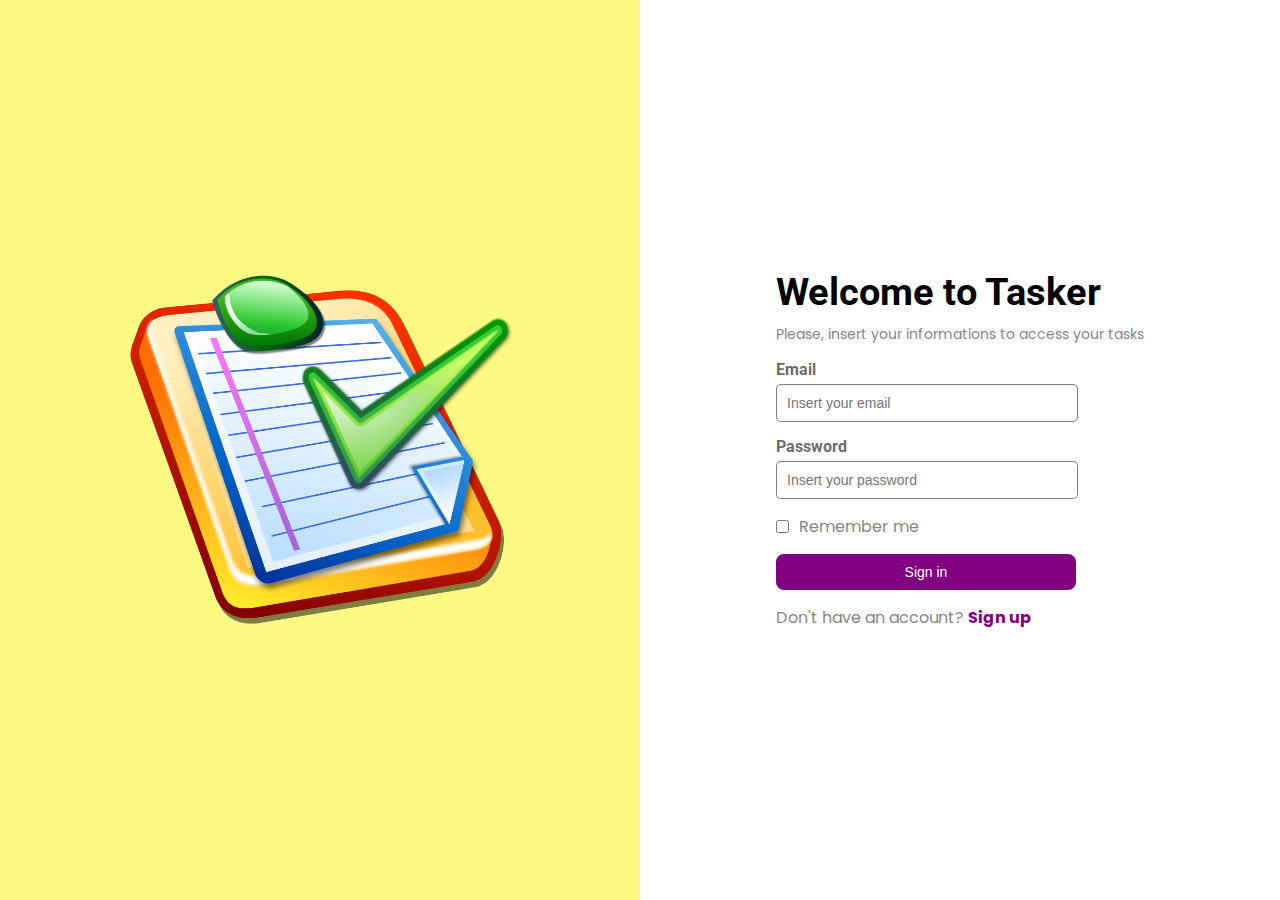
<file: index.html>
<!DOCTYPE html>
<html lang="en">

<head>
    <meta charset="UTF-8">
    <meta name="viewport" content="width=device-width, initial-scale=1.0">
    <link rel="stylesheet" href="style.css">
    <title>Tasker</title>
</head>

<body>

    <div class="total">

        <div class="full" id="full">

            <div class="image">
                <img src="Images/Todo Logo.png" alt="Taskify">
            </div>

            <div class="content">

                <div class="text">

                    <div class="top">
                        <h1>Welcome to Tasker</h1>
                        <p>Please, insert your informations to access your tasks</p>
                    </div>

                    <div class="email">
                        <label for="">Email</label>
                        <input type="email" placeholder="Insert your email" id="originalEmail">
                    </div>

                    <div class="password">
                        <label for="">Password</label>
                        <input type="password" placeholder="Insert your password" id="originalPassword">
                    </div>

                    <div class="remember">
                        <input type="checkbox">
                        <p>Remember me</p>
                    </div>

                    <button id="signinBtn">Sign in</button>

                    <div class="signup">
                        <P>Don't have an account? <span id="signupopen">Sign up</span></P>
                    </div>
                </div>
            </div>
        </div>

        <div class="register" id="register">

            <h2>Register Here</h2>

            <div class="nametag">
                <label for="">Name</label>
                <input type="text" id="name1" placeholder="Enter your name">
            </div>

            <div class="emailtag">
                <label for="">Email</label>
                <input type="email" id="email1" placeholder="Enter the email">
            </div>

            <div class="passwordtag">
                <label for="">Password</label>
                <input type="password" id="pass1" placeholder="Enter your password">
            </div>

            <button id="signupBtn">Sign Up</button>

            <p>Already have an account? <span id="login">Login here</span></p>

        </div>

    </div>

    <script src="script.js"></script>

</body>

</html>
</file>
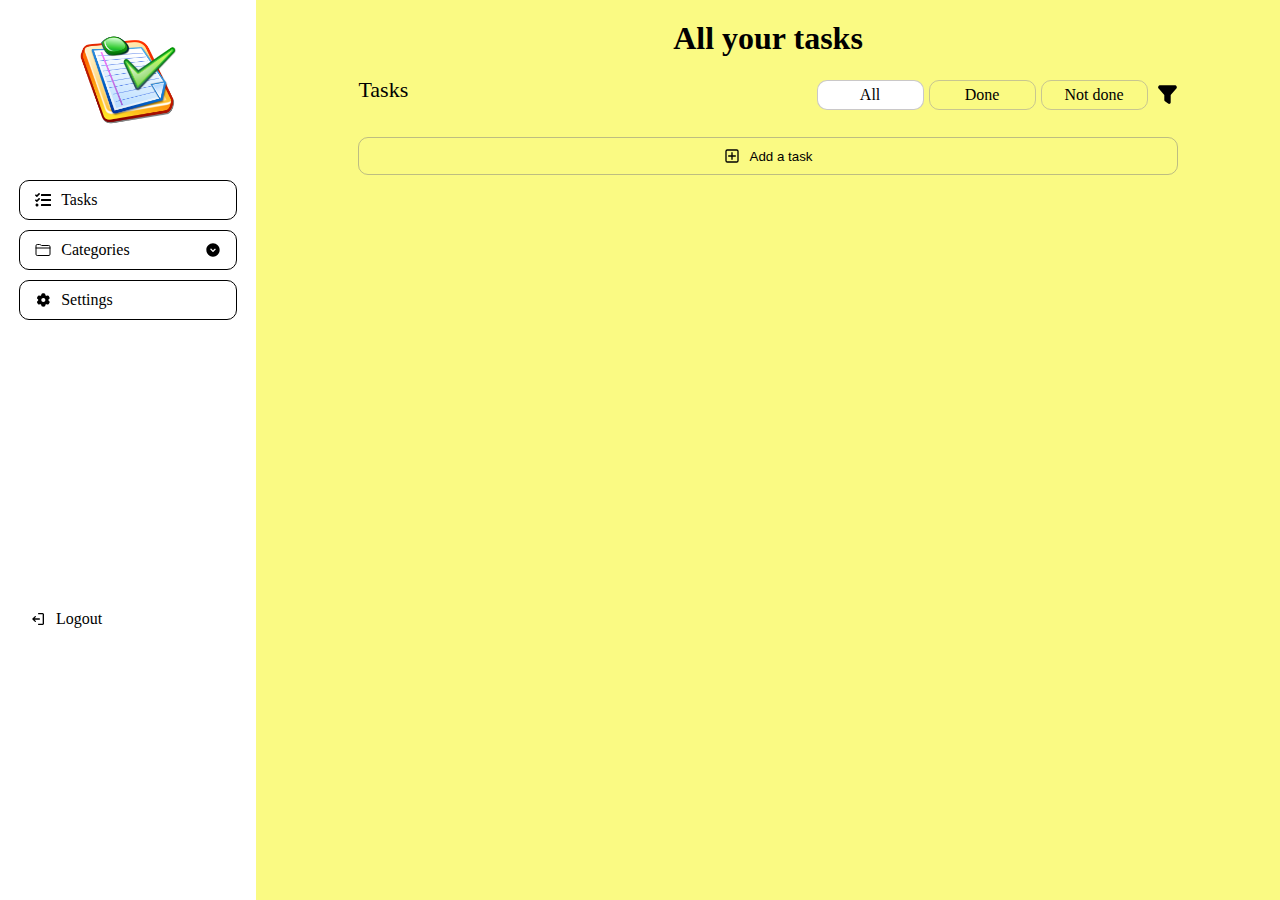
<file: process.html>
<!DOCTYPE html>
<html lang="en">

<head>
    <meta charset="UTF-8">
    <meta name="viewport" content="width=device-width, initial-scale=1.0">
    <link rel="stylesheet" href="process.css">
    <title>Document</title>
</head>

<body>

    <div class="full">

        <div class="all" id="all">

            <div class="left">

                <div class="image">
                    <img src="Images/Todo Logo.png" alt="Taskify">
                </div>

                <ul id="mylist">
                    <li id="alltask"><img src="Images/fa-solid--tasks.svg" alt="tasks">Tasks</li>
                    <li id="specialdrop">
                        <p><img src="Images/ion--folder-outline.svg" alt="folder">Categories</p> <img
                            src="Images/iconamoon--arrow-down-6-circle-fill.svg" alt="arrow">
                    </li>
                    <div class="category-list" id="category-list">
                        <ul>
                            <li>None</li>
                            <li>Home</li>
                            <li>School</li>
                            <li>Shopping list</li>
                            <div class="newadd">
                                <p>Add New</p>
                            </div>
                        </ul>
                    </div>
                    <li><img src="Images/solar--settings-bold.svg" alt="settings"></i>Settings</li>
                </ul>

                <div class="logout">
                    <a href="index.html"><img src="Images/material-symbols--logout-rounded.svg" alt="logout">Logout</a>
                </div>
            </div>

            <div class="right">

                <div class="tot">

                    <h1>All your tasks</h1>

                    <div class="nav">
                        <span>Tasks</span>

                        <ul>
                            <li id="colorChanger">All</li>
                            <li id="colorChanger1">Done</li>
                            <li id="colorChanger2">Not done</li>
                            <li id="colorChanger"><img src="Images/flowbite--filter-solid.svg" alt="filter"></li>
                        </ul>
                    </div>

                </div>

                <div class="whole-main">

                    <ul class="empty" id="empty">
                        
                    </ul>

                    <div class="main-display">

                        <div class="addtask">
                            <button onclick="adding()"> <img src="Images/gg--add-r.svg" alt="add">Add a task</button>
                        </div>

                    </div>
                </div>
            </div>

        </div>

        <div class="popups" id="popups">

            <div class="add">
                <label for="">Insert name</label>
                <input type="text" id="taskname" placeholder="Task name">
                <label for="">Select a category</label>
                <select id="selection">
                    <option value="0">None</option>
                    <option value="1">Home</option>
                    <option value="2">School</option>
                    <option value="3">Shopping list</option>
                </select>

                <div class="buttons">
                    <button class="cancel" onclick="cancel()">Cancel</button>
                    <button class="add" onclick="addTask()">Add</button>
                </div>
            </div>

        </div>

        <div class="delete" id="delete">

            <p>Are you sure you want to delete this task?</p>

            <div class="options">
                <button onclick="cancelDelete()">Cancel</button>
                <button onclick="deleteItem()" id="confirmdelete">Delete</button>
            </div>

        </div>

        

    </div>

    <script src="demo.js"></script>

</body>

</html>
</file>
<file: style.css>
@import url('https://fonts.googleapis.com/css2?family=Poppins:ital,wght@0,100;0,200;0,300;0,400;0,500;0,600;0,700;0,800;0,900;1,100;1,200;1,300;1,400;1,500;1,600;1,700;1,800;1,900&display=swap');
@import url('https://fonts.googleapis.com/css2?family=Poppins:ital,wght@0,100;0,200;0,300;0,400;0,500;0,600;0,700;0,800;0,900;1,100;1,200;1,300;1,400;1,500;1,600;1,700;1,800;1,900&family=Roboto:ital,wght@0,100;0,300;0,400;0,500;0,700;0,900;1,100;1,300;1,400;1,500;1,700;1,900&display=swap');

* {
  margin: 0px;
  padding: 0px;
  text-decoration: none;
  list-style: none;
}

body {
  height: 100vh;
  width: 100%;
  display: flex;
  justify-content: center;
  align-items: center;
  overflow: hidden;

  .total {
    display: flex;
    height: 100vh;
    width: 100%;
    justify-content: center;
    align-items: center;

    .full {
      display: flex;
      height: 100vh;
      width: 100%;
      justify-content: center;
      align-items: center;

      .image {
        height: 100vh;
        width: 50%;
        display: flex;
        justify-content: center;
        align-items: center;
        background-color: rgba(245, 245, 8, 0.5);
        /* background-color: rgba(11, 252, 252, 0.342); */

        img {
          height: 400px;
          width: 400px;
        }
      }

      .content {
        height: 100vh;
        width: 50%;
        display: flex;
        justify-content: center;
        align-items: center;

        .text {
          display: flex;
          flex-direction: column;
          padding: 30px;
          gap: 15px;

          .top {

            display: flex;
            flex-direction: column;
            gap: 10px;

            h1 {
              font-size: 38px;
              font-family: "Roboto", sans-serif;
              font-weight: bold;
              font-style: normal;
            }

            p {
              color: rgba(104, 103, 103, 0.829);
              font-family: "Poppins", sans-serif;
              font-weight: 400;
              font-style: normal;
              font-size: 14px;
            }
          }

          .email {
            display: flex;
            flex-direction: column;
            gap: 5px;

            label {
              font-family: "Roboto", sans-serif;
              font-weight: bold;
              font-style: normal;
              color: rgba(80, 79, 79, 0.863);
            }

            input {
              width: 280px;
            }
          }

          .password {
            display: flex;
            flex-direction: column;
            gap: 5px;

            label {
              font-family: "Roboto", sans-serif;
              font-weight: bold;
              font-style: normal;
              color: rgba(80, 79, 79, 0.863);
            }

            input {
              width: 280px;
            }
          }

          .remember {
            display: flex;
            gap: 10px;

            p {
              color: rgba(104, 103, 103, 0.829);
              font-family: "Poppins", sans-serif;
              font-weight: 400;
              font-style: normal;
            }
          }

          input {
            padding: 10px;
            font-size: 14px;
            border-radius: 5px;
            border: 1px solid rgba(104, 103, 103, 0.829);
          }

          button {
            background-color: purple;
            color: white;
            padding: 10px;
            cursor: pointer;
            border: none;
            border-radius: 8px;
            font-size: 14px;
            width: 300px;
          }

          .signup {
            p {
              color: rgba(104, 103, 103, 0.829);
              font-family: "Poppins", sans-serif;
              font-weight: 400;
              font-style: normal;

              span {
                color: purple;
                font-weight: bold;
                cursor: pointer;
              }
            }
          }
        }
      }
    }

    .register {
      position: absolute;
      background-color: rgba(129, 122, 122, 0.712);
      padding: 20px;
      display: flex;
      flex-direction: column;
      gap: 15px;
      transform: scale(0);

      h2 {
        text-align: center;
        font-size: 35px;
        color: darkorchid;
      }

      .nametag,
      .emailtag,
      .passwordtag {
        display: flex;
        flex-direction: column;
        gap: 5px;

        label {
          color: white;
          font-size: 20px;
        }

        input {
          padding: 10px;
          height: 20px;
          width: 300px;
          border-radius: 10px;
          border: 1px solid rgba(80, 79, 79, 0.863);
        }
      }

      button {
        padding: 10px;
        background-color: purple;
        border-radius: 20px;
        color: white;
        border: none;
        cursor: pointer;
        margin-top: 10px;
      }

      p {
        text-align: center;

        span {
          color: blue;
          cursor: pointer;
        }
      }
    }

    .show {
      transform: scale(1);
    }
  }

  .blurring {
    filter: blur(15px);
    user-select: none;
    pointer-events: none;
  }
}
</file>
<file: process.css>
* {
    margin: 0px;
    padding: 0px;
    text-decoration: none;
    list-style: none;
}

body {
    display: flex;
    align-items: center;
    justify-content: center;
    width: 100%;
    height: 100vh;
}

.full {
    display: flex;
    justify-content: center;
    align-items: center;
    width: 100%;
    height: 100vh;
}

.all {
    display: flex;
    justify-content: center;
    align-items: center;
    width: 100%;
    height: 100vh;
}

.left {
    height: 100vh;
    width: 20%;
    display: flex;
    flex-direction: column;
}

.image {
    display: flex;
    justify-content: center;
    align-items: center;
    margin-top: 30px;
}

.image img {
    height: 100px;
    width: 100px;
}

ul {
    display: flex;
    align-items: center;
    justify-content: center;
    flex-direction: column;
    gap: 10px;
    margin-top: 50px;
}

.left ul li {
    padding: 10px 15px;
    border-radius: 10px;
    cursor: pointer;
    width: 85%;
    box-sizing: border-box;
    display: flex;
    align-items: center;
    gap: 10px;
    border: 1px solid black;
}

#specialdrop {
    display: flex;
    justify-content: space-between;
}

.category-list {
    margin-top: -10px;
    display: flex;
    justify-content: center;
    align-items: center;
    width: 85%;
    background-color: rgba(245, 245, 8, 0.5);
    display: none;
    border-radius: 10px;
}

.category-list ul {
    width: 100%;
    margin: 0px;
    display: flex;
    justify-content: center;
    align-items: center;
}

.category-list ul li {
    display: flex;
    align-items: center;
    padding-left: 42px;
    width: 100%;
    border: none;
}

.category-list .newadd {
    width: 100%;
    display: flex;
    justify-content: center;
    align-items: center;
    padding: 10px;
}

.category-list .newadd p {
    display: flex;
    align-items: center;
    padding-left: 42px;
    width: 100%;
    color: gray;
    cursor: pointer;
}

.show {
    display: block;
}

li:nth-child(2) {
    display: flex;
    gap: 40px;
}

li:nth-child(2) p {
    display: flex;
    gap: 10px;
}

.logout {
    display: flex;
    cursor: pointer;
    position: absolute;
    top: 600px;
}

.logout a {
    width: 85%;
    display: flex;
    padding: 10px 30px;
    align-items: center;
    gap: 10px;
    color: black;
}

.logout a img {
    rotate: 180deg;
}

.right {
    height: 100vh;
    width: 80%;
    display: flex;
    flex-direction: column;
    align-items: center;
    background-color: rgba(245, 245, 8, 0.5);
    overflow: scroll;
}

.tot {
    display: flex;
    flex-direction: column;
    align-items: center;
    width: 80%;
    gap: 20px;
    margin-top: 20px;
}

.nav {
    width: 100%;
    display: flex;
    justify-content: space-between;
}

.nav span {
    font-size: 22px;
}

.nav ul {
    display: flex;
    flex-direction: row;
    gap: 5px;
    align-items: center;
    width: fit-content;
    margin-top: 0px;
}

.nav ul li {
    display: flex;
    justify-content: center;
    align-items: center;
    width: 85px;
    padding: 5px 10px;
    background-color: transparent;
    border: 1px solid rgba(158, 155, 155, 0.548);
    border-radius: 10px;
    cursor: pointer;
}

.nav ul li img {
    height: 25px;
    width: 25px;
}

.nav ul li:nth-child(1) {
    background-color: white;
}

.nav ul .white {
    background-color: white;
}

.nav ul li:nth-child(4) {
    border: none;
    padding: none;
    margin-left: 5px;
    width: 0px;
    height: 100%;
}

.whole-main {
    width: 80%;
}

.empty {
    margin-top: 10px;
    width: 100%;
    border-radius: 15px;
    display: flex;
    flex-direction: column;
    gap: 10px;
}

.empty li {
    position: relative;
    padding: 15px 0px;
    width: 100%;
    display: flex;
    justify-content: center;
    align-items: center;
    background-color: rgba(255, 255, 255, 0.363);
    border-radius: 10px;
    box-shadow: 0px 2px 0px 0.5px rgba(0, 0, 0, 0.486);
}

.empty li input {
    position: absolute;
    left: 25px;
    height: 20px;
    width: 20px;
}

.empty li h1 {
    font-size: 16px;
    font-weight: normal;
}

.empty li span {
    height: 100%;
    width: 2px;
    background-color: rgba(13, 13, 14, 0.616);
    position: absolute;
    left: 70px;
}

.empty li #edit {
    position: absolute;
    right: 100px;
    cursor: pointer;
}

.empty li #delete {
    position: absolute;
    right: 50px;
    cursor: pointer;
}

.empty li #div {
    margin-left: -50px;
    display: flex;
    width: 600px;
    flex-direction: column;
    gap: 10px;
    text-align: left;
}

.empty li .strike {
    text-decoration: line-through;
    color: gray;
}

.empty li .text {
    margin-left: -470px;
    display: flex;
    flex-direction: column;
    gap: 10px;
    text-align: left;
}

.btn1 {
    background-image: url(Images/bxs--edit.svg);
    background-repeat: no-repeat;
    background-size: cover;
    width: 30px;
    height: 30px;
    border: none;
    border-radius: 50%;
}

.btn2 {
    background-image: url(Images/mdi--delete.svg);
    background-repeat: no-repeat;
    background-size: cover;
    width: 30px;
    height: 30px;
    border: none;
    border-radius: 50%;
}

.empty .hidden {
    display: none;
}

.main-display {
    margin-top: 15px;
    width: 100%;
    display: flex;
    justify-content: center;
    align-items: center;
}

.addtask {
    width: 100%;
}

.addtask button {
    width: 100%;
    display: flex;
    justify-content: center;
    align-items: center;
    cursor: pointer;
    border: 1px solid rgba(128, 128, 128, 0.5);
    background-color: transparent;
    border-radius: 10px;
    padding: 10px;
    gap: 10px;
}

.popups {
    display: flex;
    align-items: center;
    justify-content: center;
    background-color: rgba(41, 42, 43, 0.507);
    position: absolute;
    scale: 0;
}

.popups .add {
    display: flex;
    justify-content: center;
    align-items: center;
    flex-direction: column;
    background-color: white;
    padding: 25px;
    gap: 15px;
}

.popups .add input {
    padding: 10px;
    width: 300px;
    height: 20px;
}

.popups .add select {
    padding: 10px;
    width: 320px;
    height: 40px;
}

.popups .add .buttons {
    display: flex;
    gap: 15px;
    margin-top: 10px;
}

.popups .add .buttons button {
    padding: 10px 40px;
    cursor: pointer;
}

.popups .add .buttons .cancel {
    border: 1px solid purple;
    color: purple;
}

.popups .add .buttons .add {
    border: 1px solid green;
    color: green;
}

.delete {
    padding: 20px;
    background-color: white;
    display: flex;
    flex-direction: column;
    justify-content: center;
    align-items: center;
    position: absolute;
    width: 200px;
    border-radius: 15px;
    scale: 0;
}

.delete p {
    color: black;
    font-size: 21px;
    text-align: center;
}

.delete .options {
    display: flex;
    justify-content: center;
    align-items: center;
    gap: 10px;
    margin-top: 20px;
}

.delete .options button {
    display: flex;
    padding: 5px 10px;
    background-color: transparent;
    border-radius: 5px;
    cursor: pointer;
}

.delete .options button:nth-child(1) {
    border: 1px solid purple;
    color: purple;
}

.delete .options button:nth-child(2) {
    border: 1px solid red;
    color: red;
}

.popupsopen {
    scale: 1;
}

.blurring {
    filter: blur(15px);
    user-select: none;
    pointer-events: none;
}
</file>
